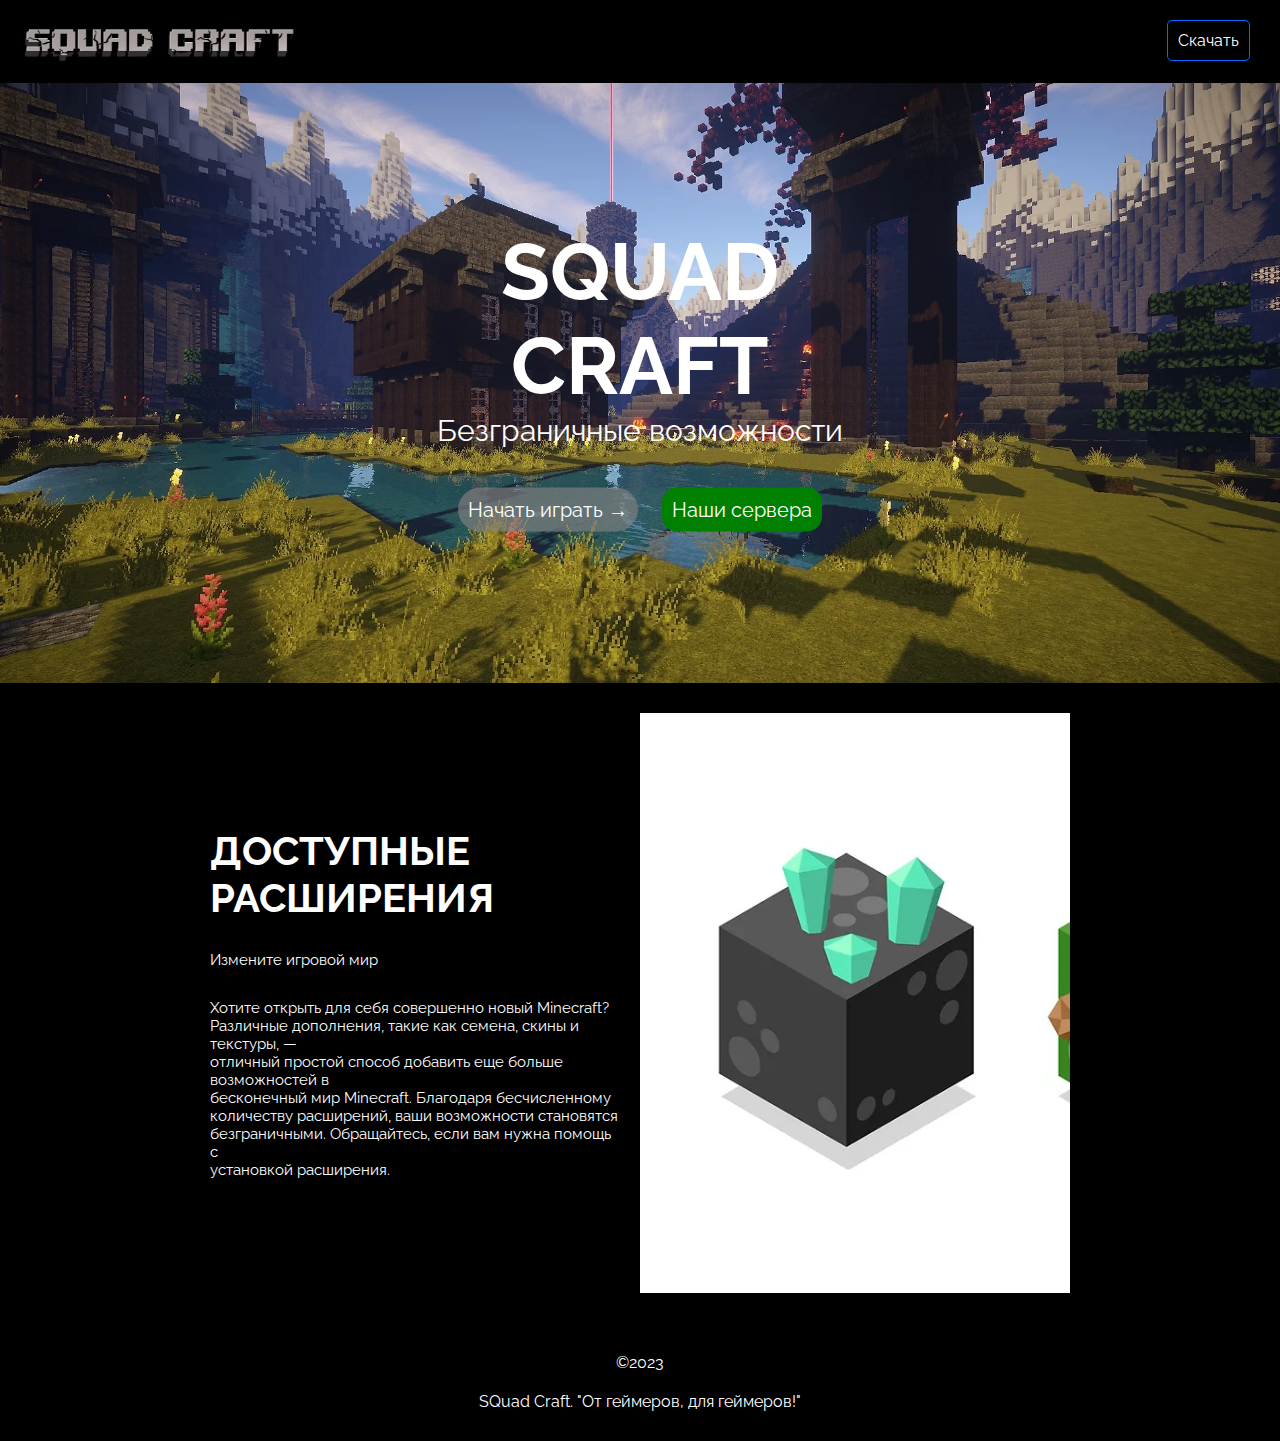
<file: index.html>
<!DOCTYPE html>
<html lang="ru">

<head>
    <meta charset="UTF-8">
    <meta http-equiv="X-UA-Compatible" content="IE=edge">
    <meta name="viewport" content="width=device-width, initial-scale=1.0">
    <title>SquadCraft</title>
    <link rel="icon" href="icon.png">
    <link rel="stylesheet" href="style.css">
    <link rel="stylesheet" href="https://cdnjs.cloudflare.com/ajax/libs/font-awesome/6.4.0/css/all.min.css"
        integrity="sha512-iecdLmaskl7CVkqkXNQ/ZH/XLlvWZOJyj7Yy7tcenmpD1ypASozpmT/E0iPtmFIB46ZmdtAc9eNBvH0H/ZpiBw=="
        crossorigin="anonymous" referrerpolicy="no-referrer" />
</head>

<body>
    <div class="modal">
        <form action="">
            <h1>Начать играть</h1>
            <ul class="navigation">
                <li>1. Зарегистрируйтесь на нашем лаунчере</li>
                <p>Lorem ipsum dolor sit amet consectetur adipisicing elit. Officia perferendis consequatur maiores molestias ratione accusantium doloribus! Aliquid iure eveniet rem placeat ducimus corrupti quisquam fuga id deserunt doloremque. Quaerat, nesciunt.</p>
            </ul>
            <button>Зарегистрироваться</button>
        </form>
    </div>
    <header>
        <img src="SquadCraft.png" alt="">
        <a href="#/">Скачать</a>
    </header>
    <main>
        <!-- <img src="image.png" alt=""> -->
        <div class="container">
            <div class="head-info">
                <h1 class="name-server">SQUAD <br> CRAFT</h1>
                <p>Безграничные возможности</p>
                <div class="links">
                    <a onclick="openModal()" class="one-link" href="#/">Начать играть →</a>
                    <a class="two-link" href="#/">Наши сервера</a>
                </div>
            </div>
        </div>
        <div class="info">
            <div class="text">
                <h1>ДОСТУПНЫЕ <br> РАСШИРЕНИЯ</h1>
                <p>Измените игровой мир</p>
                <p>Хотите открыть для себя совершенно новый Minecraft? <br>
                    Различные дополнения, такие как семена, скины и текстуры, — <br>
                    отличный простой способ добавить еще больше возможностей в <br>
                    бесконечный мир Minecraft. Благодаря бесчисленному <br>
                    количеству расширений, ваши возможности становятся <br>
                    безграничными. Обращайтесь, если вам нужна помощь с <br>
                    установкой расширения.</p>
            </div>
            <img class="minecraft" src="Minecraft.png" alt="">
        </div>
    </main>
    <footer>
        <a href=""><i class="fa-brands fa-vk"></i></a>
        <a href="https://www.youtube.com/channel/UCamSNvX1d-Njum2cjw2RUfQ"><i class="fa-brands fa-youtube"></i></a>
        <a href="https://discord.gg/CGUC543c5K"><i class="fa-brands fa-discord"></i></a>
        <p>©2023</p>
        <p>SQuad Craft. "От геймеров, для геймеров!"</p>
    </footer>
    <script src="script.js"></script>
</body>

</html>
</file>
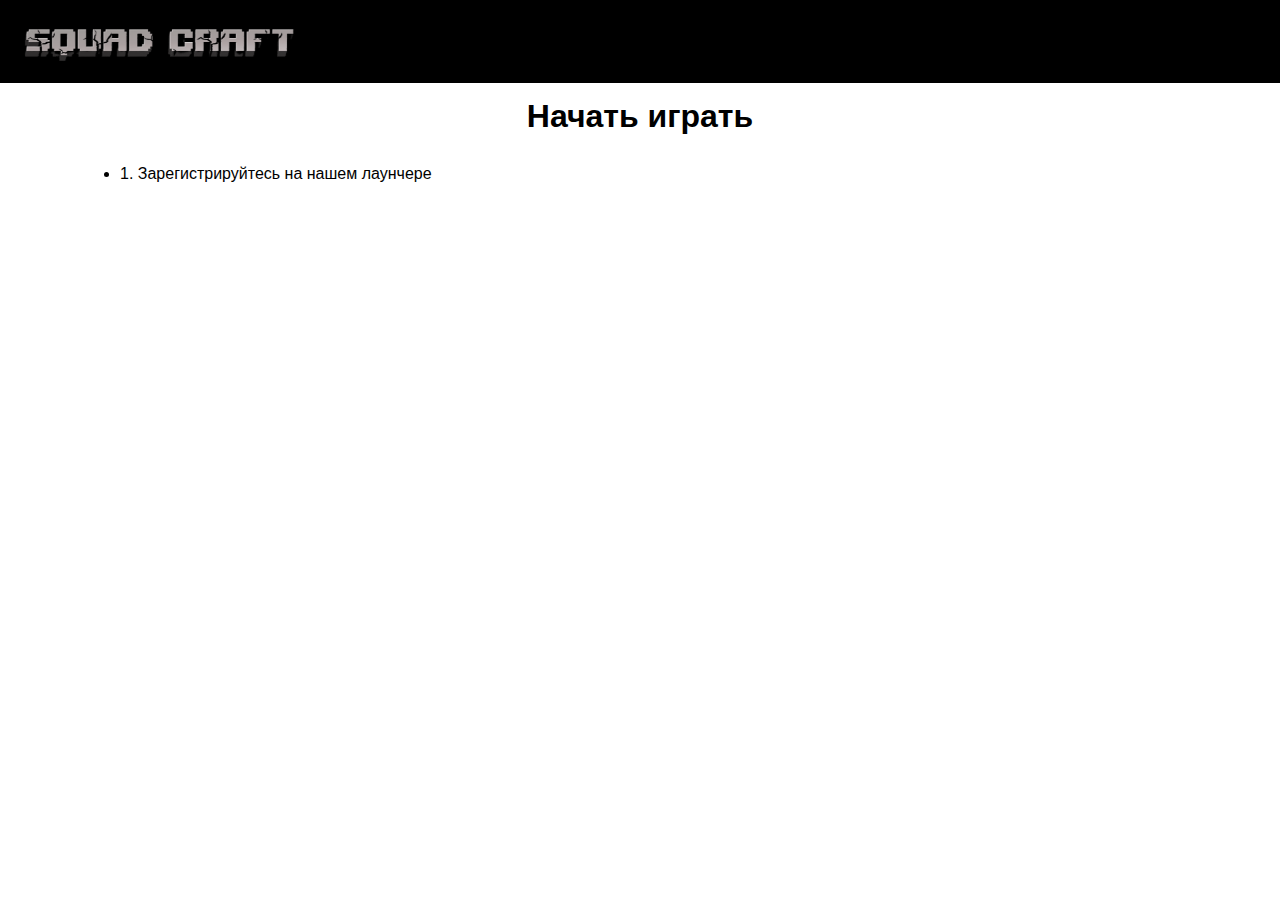
<file: play.html>
<!DOCTYPE html>
<html lang="en">
<head>
    <meta charset="UTF-8">
    <meta http-equiv="X-UA-Compatible" content="IE=edge">
    <meta name="viewport" content="width=device-width, initial-scale=1.0">
    <title>Document</title>
    <link rel="stylesheet" href="play.css">
</head>
<body>
    <header>
        <img src="SquadCraft.png" alt="">
    </header>
    <main>
        <h1>Начать играть</h1>
        <ul class="navigation">
            <li>1. Зарегистрируйтесь на нашем лаунчере</li>
        </ul>
    </main>
    </body>
</html>
</file>
<file: style.css>
@import url('https://fonts.googleapis.com/css2?family=Raleway:ital,wght@0,400;0,600;0,700;1,300;1,500;1,700&display=swap');
*{
    margin: 0;
    padding: 0;
    box-sizing: border-box;
    font-family: 'Raleway', sans-serif;
}
body{
    background: black;
}
header img{
    width: 318px;
    height: 79px;
    object-fit: cover;
    padding-top: 15px;
}
header a{
    position: absolute;    
    right: 30px;
    text-decoration: none;
    color: #fff;
    padding: 10px;
    border: 1px solid #0069ff;
    margin-top: 20px;
    border-radius: 5px;
    transition: 0.2s;
}
header a:hover{
    border: 1px solid #0069ff;
    background: #0069ff;
}
.name-server{
    color: #fff;
    font-size: 5em;
}
.container{
    position: relative;
    background-image: url("image.png");
    height: 600px;
    background-size: cover;
}
.head-info{
    position: absolute;
    text-align: center;
    top: 50%;
    left: 50%;
    transform: translate(-50%, -50%);
}
.container p{
    color: #fff;
    font-size: 30px;
}
.links{
    margin-top: 30px;
}
.links a{
    display: inline-block;
}
.one-link{
    margin-left: 20px;
    margin-right: 20px;
    color: #fff;
    background: rgba(128, 128, 128, 0.674);
    padding: 10px;
    text-decoration: none;
    border-radius: 25px;
    font-size: 20px;
    margin: 10px;
    transition: 0.2s;
}
.one-link:hover{
    background: #0069ff;
}
.two-link{
    margin-left: 20px;
    margin-right: 20px;
    color: #fff;
    background: green;
    padding: 10px;
    text-decoration: none;
    border-radius: 15px;
    font-size: 20px;
    margin: 10px;
}
.info{
    margin: auto;
    font-size: 0px;
    width: 90%;
    max-width: 860px;
    margin-top: 30px;
    margin-bottom: 30px;
}
.text{
    display: inline-block;
    width: 50%;
    vertical-align: middle;
    padding-right: 20px;
}
.text h1{
    font-size: 40px;
    color: #fff;
}
.text p{
    font-size: 15px;
    margin-top: 30px;
    color: #fff;
}
.minecraft{
    vertical-align: middle;
    width: 50%;
}
footer{
    text-align: center;
    margin-top: 30px;
    margin-bottom: 30px;
}
footer p{
    color: #fff;
    margin-bottom: 20px;
}
footer i{
    margin-bottom: 15px;
    font-size: 25px;
}
footer a{
    color: #fff;
    margin-left: 10px;
    margin-right: 10px;
}
form h1{
    text-align: center;
    margin-top: 15px;
    margin-bottom: 15px;
}
form button{
    padding: 5px;
    border-radius: 15px;
    background: greenyellow;
}
.navigation li{
    margin-left: 120px;
    margin-top: 30px;
    margin-bottom: 30px;
}
.navigation p{
    margin-left: 160px;
}
.modal{
    position: fixed;
    height: 100%;
    width: 100%;
    background: rgba(0, 0, 0, 0.1);
    backdrop-filter: blur(10px);
    z-index: 1;
    opacity: 0;
    transition: 0.6s;
    transform: translateY(-100%) scale(0.7);
    opacity: 1;
}
.modal form{
    position: absolute;
    background: #fff;
    width: 90%;
    max-width: 1000px;
    left: 50%;
    top: 50%;
    transform: translate(-50%, -50%);
    border-radius: 25px;
    box-shadow: 0px 10px 20px rgba(0, 0, 0, 0.51);
}
</file>
<file: play.css>
*{
    margin: 0;
    padding: 0;
    box-sizing: border-box;
    font-family: 'Poppins', sans-serif;
}
header{
    background-color: black;
}
header img{
    width: 318px;
    height: 79px;
    object-fit: cover;
    padding-top: 15px;
}
main h1{
    text-align: center;
    margin-top: 15px;
    margin-bottom: 15px;
}
.navigation li{
    margin-left: 120px;
    margin-top: 30px;
}
</file>
